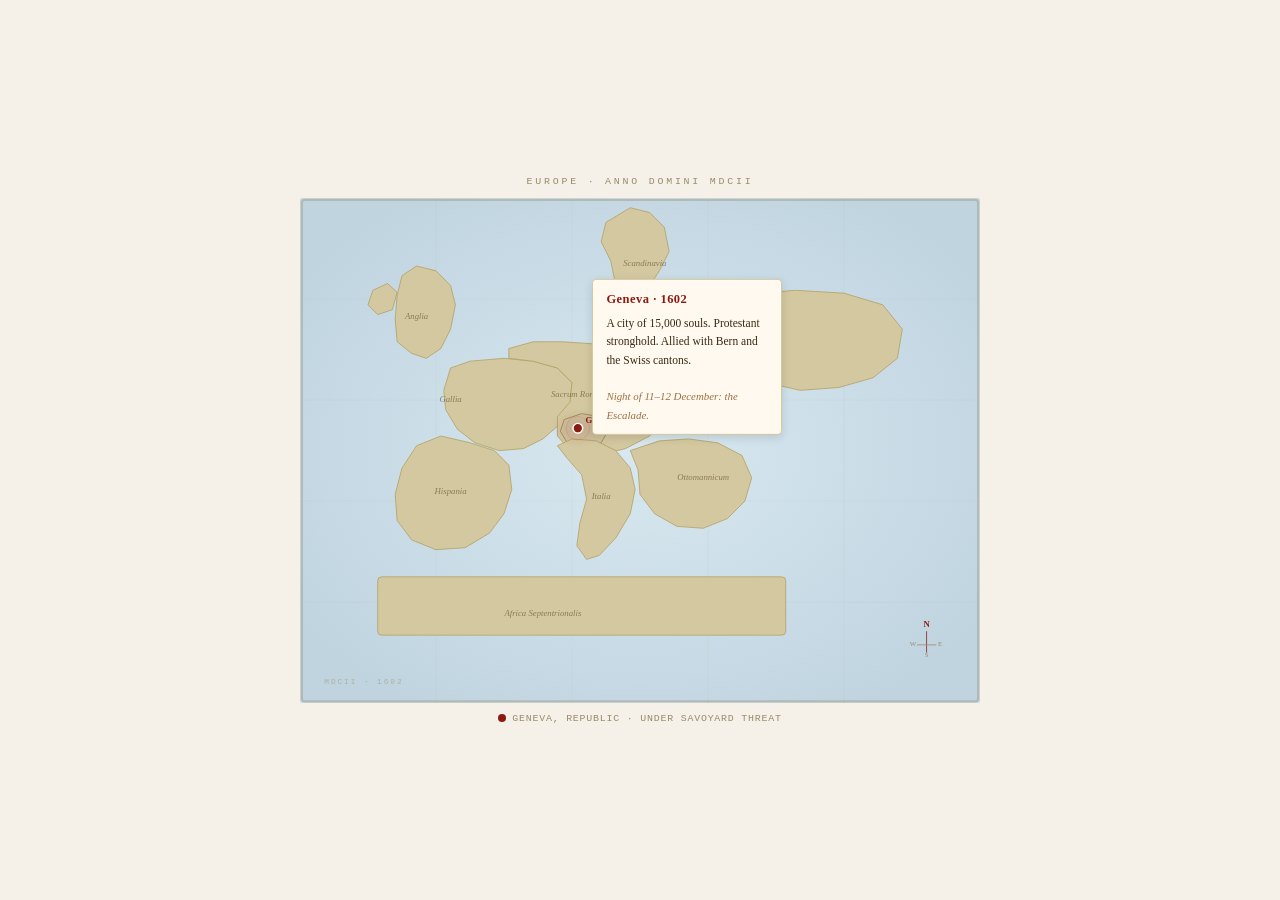
<file: img/journals/europe_1602.html>
<!DOCTYPE html>
<html lang="en">
<head>
<meta charset="UTF-8">
<meta name="viewport" content="width=device-width, initial-scale=1.0">
<style>
  * { margin: 0; padding: 0; box-sizing: border-box; }
  body { background: #f5f0e8; font-family: 'Georgia', serif; display: flex; flex-direction: column; align-items: center; justify-content: center; min-height: 100vh; padding: 1rem; }
  .map-container { position: relative; width: 100%; max-width: 680px; }
  .map-title { font-family: 'Courier New', monospace; font-size: 0.62rem; letter-spacing: 0.28em; color: #9a8a6a; text-transform: uppercase; text-align: center; margin-bottom: 0.7rem; }
  svg { width: 100%; height: auto; display: block; }
  .legend { display: flex; align-items: center; gap: 6px; margin-top: 0.6rem; justify-content: center; font-size: 0.62rem; color: #9a8a6a; font-family: 'Courier New', monospace; letter-spacing: 0.08em; text-transform: uppercase; }
  .legend-dot { width: 8px; height: 8px; border-radius: 50%; background: #8b1a10; flex-shrink: 0; }
</style>
</head>
<body>
<div class="map-container">
  <div class="map-title">Europe · Anno Domini MDCII</div>
  <div style="position:relative;">
    <svg viewBox="0 0 700 520" xmlns="http://www.w3.org/2000/svg">
      <defs>
        <radialGradient id="seaGrad" cx="50%" cy="50%" r="60%"><stop offset="0%" stop-color="#d8e8f0"/><stop offset="100%" stop-color="#c0d4e0"/></radialGradient>
        <radialGradient id="genevaGlow" cx="50%" cy="50%" r="50%"><stop offset="0%" stop-color="rgba(139,26,16,0.15)"/><stop offset="100%" stop-color="rgba(139,26,16,0)"/></radialGradient>
      </defs>
      <rect width="700" height="520" fill="url(#seaGrad)" rx="3"/>
      <g stroke="rgba(160,140,100,0.12)" stroke-width="0.5"><line x1="0" y1="104" x2="700" y2="104"/><line x1="0" y1="208" x2="700" y2="208"/><line x1="0" y1="312" x2="700" y2="312"/><line x1="0" y1="416" x2="700" y2="416"/><line x1="140" y1="0" x2="140" y2="520"/><line x1="280" y1="0" x2="280" y2="520"/><line x1="420" y1="0" x2="420" y2="520"/><line x1="560" y1="0" x2="560" y2="520"/></g>
      <path d="M 340 10 L 360 15 L 375 30 L 380 55 L 370 75 L 360 90 L 355 110 L 350 130 L 340 145 L 330 155 L 320 150 L 315 135 L 320 115 L 325 90 L 320 65 L 310 45 L 315 25 Z" fill="#d4c8a0" stroke="#b0a060" stroke-width="0.8"/>
      <path d="M 355 110 L 375 105 L 395 100 L 410 110 L 415 130 L 405 150 L 390 160 L 375 155 L 360 145 L 355 130 Z" fill="#d4c8a0" stroke="#b0a060" stroke-width="0.8"/>
      <path d="M 315 155 L 325 145 L 335 150 L 330 165 L 318 168 Z" fill="#d4c8a0" stroke="#b0a060" stroke-width="0.8"/>
      <path d="M 105 80 L 120 70 L 140 75 L 155 90 L 160 110 L 155 135 L 145 155 L 130 165 L 115 160 L 100 148 L 98 125 L 100 100 Z" fill="#d4c8a0" stroke="#b0a060" stroke-width="0.8"/>
      <path d="M 75 95 L 90 88 L 100 97 L 95 115 L 80 120 L 70 110 Z" fill="#d4c8a0" stroke="#b0a060" stroke-width="0.8"/>
      <path d="M 155 175 L 175 168 L 210 165 L 240 168 L 265 175 L 280 190 L 278 215 L 265 235 L 250 248 L 230 258 L 205 260 L 180 252 L 162 238 L 150 218 L 148 198 Z" fill="#d4c8a0" stroke="#b0a060" stroke-width="0.8"/>
      <path d="M 120 255 L 145 245 L 175 252 L 200 260 L 215 275 L 218 300 L 210 325 L 195 345 L 170 360 L 140 362 L 115 352 L 100 332 L 98 305 L 105 278 Z" fill="#d4c8a0" stroke="#b0a060" stroke-width="0.8"/>
      <path d="M 215 155 L 240 148 L 270 148 L 300 150 L 330 155 L 355 162 L 375 178 L 385 200 L 378 225 L 360 245 L 335 258 L 305 265 L 278 260 L 265 245 L 265 225 L 278 210 L 280 190 L 265 175 L 240 168 L 215 165 Z" fill="#d4c8a0" stroke="#b0a060" stroke-width="0.8"/>
      <path d="M 272 228 L 290 222 L 308 225 L 318 238 L 310 252 L 292 256 L 275 252 L 268 240 Z" fill="#cfc3a0" stroke="#a09060" stroke-width="1"/>
      <path d="M 265 255 L 280 248 L 305 250 L 325 260 L 340 278 L 345 300 L 340 325 L 325 350 L 308 368 L 295 372 L 285 358 L 288 335 L 295 310 L 290 285 L 275 268 Z" fill="#d4c8a0" stroke="#b0a060" stroke-width="0.8"/>
      <path d="M 355 155 L 390 148 L 425 145 L 455 150 L 475 168 L 470 195 L 450 215 L 420 225 L 390 222 L 365 215 L 350 200 L 352 178 Z" fill="#d4c8a0" stroke="#b0a060" stroke-width="0.8"/>
      <path d="M 340 260 L 370 250 L 400 248 L 430 252 L 455 265 L 465 288 L 458 312 L 440 330 L 415 340 L 388 338 L 365 325 L 350 305 L 348 280 Z" fill="#d4c8a0" stroke="#b0a060" stroke-width="0.8"/>
      <path d="M 410 108 L 450 100 L 510 95 L 560 98 L 600 110 L 620 135 L 615 165 L 590 185 L 555 195 L 515 198 L 480 190 L 455 175 L 445 155 L 425 145 Z" fill="#d4c8a0" stroke="#b0a060" stroke-width="0.8"/>
      <rect x="80" y="390" width="420" height="60" rx="4" fill="#d4c8a0" stroke="#b0a060" stroke-width="0.8"/>
      <g font-family="Georgia, serif" fill="rgba(80,60,30,0.55)" font-style="italic">
        <text x="120" y="125" font-size="9" text-anchor="middle">Anglia</text>
        <text x="155" y="210" font-size="9" text-anchor="middle">Gallia</text>
        <text x="155" y="305" font-size="9" text-anchor="middle">Hispania</text>
        <text x="310" y="205" font-size="9" text-anchor="middle">Sacrum Romanum Imperium</text>
        <text x="310" y="310" font-size="9" text-anchor="middle">Italia</text>
        <text x="415" y="185" font-size="9" text-anchor="middle">Moscovia</text>
        <text x="415" y="290" font-size="9" text-anchor="middle">Ottomannicum</text>
        <text x="355" y="70" font-size="9" text-anchor="middle">Scandinavia</text>
        <text x="250" y="430" font-size="9" text-anchor="middle">Africa Septentrionalis</text>
      </g>
      <ellipse cx="286" cy="237" rx="28" ry="20" fill="url(#genevaGlow)"/>
      <circle cx="286" cy="237" r="5" fill="#8b1a10" stroke="#fff" stroke-width="1.5"/>
      <circle cx="286" cy="237" r="9" fill="none" stroke="rgba(139,26,16,0.4)" stroke-width="1"><animate attributeName="r" from="5" to="18" dur="2s" repeatCount="indefinite"/><animate attributeName="stroke-opacity" from="0.6" to="0" dur="2s" repeatCount="indefinite"/></circle>
      <text x="294" y="232" font-size="9" font-family="Georgia, serif" fill="#8b1a10" font-weight="bold">Geneva</text>
      <rect x="2" y="2" width="696" height="516" fill="none" stroke="rgba(160,140,100,0.4)" stroke-width="2" rx="3"/>
      <g transform="translate(645,460)"><text x="0" y="-18" text-anchor="middle" font-size="9" font-family="Georgia" fill="#8b1a10" font-weight="bold">N</text><text x="0" y="12" text-anchor="middle" font-size="7" font-family="Georgia" fill="#9a8a6a">S</text><text x="-14" y="1" text-anchor="middle" font-size="7" font-family="Georgia" fill="#9a8a6a">W</text><text x="14" y="1" text-anchor="middle" font-size="7" font-family="Georgia" fill="#9a8a6a">E</text><line x1="0" y1="-14" x2="0" y2="8" stroke="#8b1a10" stroke-width="0.8"/><line x1="-10" y1="0" x2="10" y2="0" stroke="#9a8a6a" stroke-width="0.8"/></g>
      <text x="25" y="500" font-size="8" font-family="'Courier New', monospace" fill="rgba(160,140,100,0.5)" letter-spacing="2">MDCII · 1602</text>
    </svg>
    <div style="position:absolute;left:43%;top:50%;transform:translateY(-110%);background:#fff9f0;border:1px solid #d4c8a0;border-radius:4px;padding:10px 13px;width:190px;font-size:0.72rem;color:#3a2a10;line-height:1.6;box-shadow:0 3px 10px rgba(0,0,0,0.12);pointer-events:none;">
      <strong style="font-size:0.78rem;display:block;margin-bottom:4px;color:#8b1a10;letter-spacing:0.04em;">Geneva · 1602</strong>
      A city of 15,000 souls. Protestant stronghold. Allied with Bern and the Swiss cantons.<br><br>
      <em style="color:#9a7040;font-size:0.68rem;">Night of 11–12 December: the Escalade.</em>
    </div>
  </div>
  <div class="legend"><div class="legend-dot"></div>Geneva, Republic · under Savoyard threat</div>
</div>
</body>
</html>
</file>
